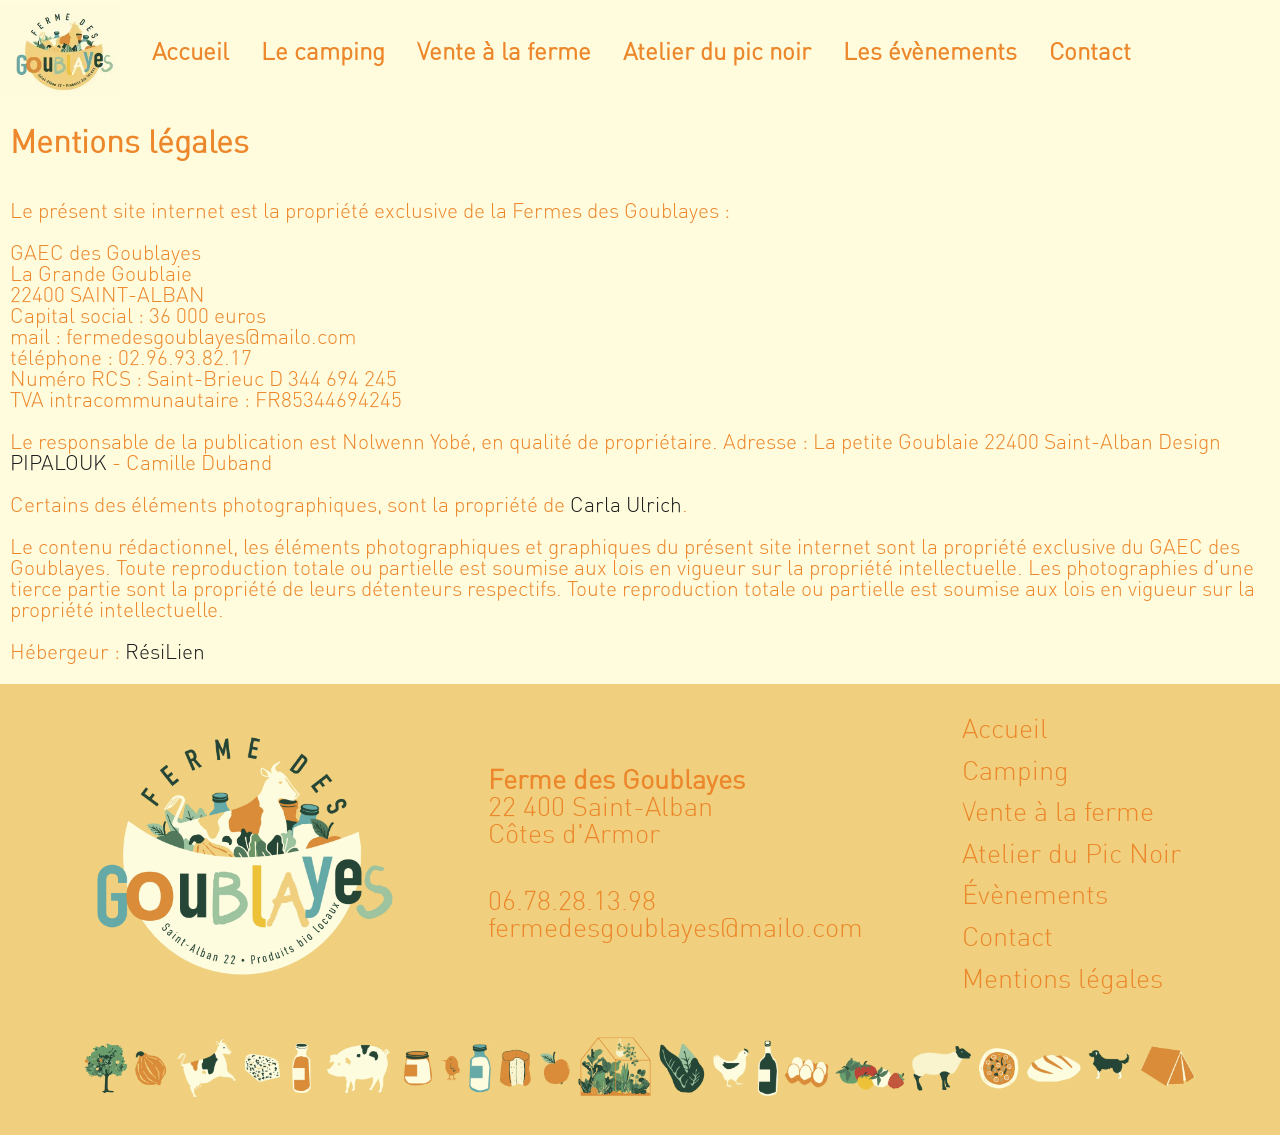
<file: mentions-legales.html>
<!doctype html>
<html lang="fr">
  <head>
    <meta charset="UTF-8" />
    <meta name="viewport" content="width=device-width, initial-scale=1" />
    <meta
      name="description"
      content="Mentions légales du site de la Ferme des Goublayes — GAEC des Goublayes, La Grande Goublaie, 22400 Saint-Alban."
    />
    <title>Mentions Légales | Ferme des Goublayes</title>
    <link rel="icon" type="image/x-icon" href="favicon.ico">
    <link
      rel="canonical"
      href="https://fermedesgoublayes.fr/mentions-legales.html"
    />
    <link rel="stylesheet" href="css/style.css" />
    <script src="js/toggleMobileMenu.js" defer></script>
    <script src="js/loadMenu.js" defer></script>
    <script src="js/loadFooter.js" defer></script>
    <script src="js/displaySpinner.js" defer></script>
  </head>
  
  <body>
    <!-- Menu placeholder -->
    <div id="menu-container"></div>
    <div class="page-container">
      <div id="page-loader"><div class="spinner"></div></div>
      <div class="legal-mentions">
        <h1>Mentions légales</h1>
        <p>
          <br />
          Le présent site internet est la propriété exclusive de la Fermes des
          Goublayes :<br /><br />
          GAEC des Goublayes <br />La Grande Goublaie<br />22400 SAINT-ALBAN
          <br />Capital social : 36 000 euros <br />
          mail : fermedesgoublayes@mailo.com<br />téléphone : 02.96.93.82.17<br />Numéro
          RCS : Saint-Brieuc D 344 694 245 <br />TVA intracommunautaire :
          FR85344694245 <br /><br />Le responsable de la publication est Nolwenn
          Yobé, en qualité de propriétaire. Adresse : La petite Goublaie 22400
          Saint-Alban Design
          <a
            href="https://www.instagram.com/pipalouk_camilleduband/"
            target="_blank"
            >PIPALOUK</a
          >
          - Camille Duband<br /><br />
          Certains des éléments photographiques, sont la propriété de
          <a href="https://carlaulrich.eu/" target="_blank">Carla Ulrich</a
          >.<br />
          <br />Le contenu rédactionnel, les éléments photographiques et
          graphiques du présent site internet sont la propriété exclusive du
          GAEC des Goublayes. Toute reproduction totale ou partielle est soumise
          aux lois en vigueur sur la propriété intellectuelle. Les photographies
          d'une tierce partie sont la propriété de leurs détenteurs respectifs.
          Toute reproduction totale ou partielle est soumise aux lois en vigueur
          sur la propriété intellectuelle.<br /><br />Hébergeur :
          <a href="https://resilien.fr" target="_blank">RésiLien</a>
        </p>
      </div>
    </div>
    <div id="footer-container"></div>
  </body>
</html>
</file>
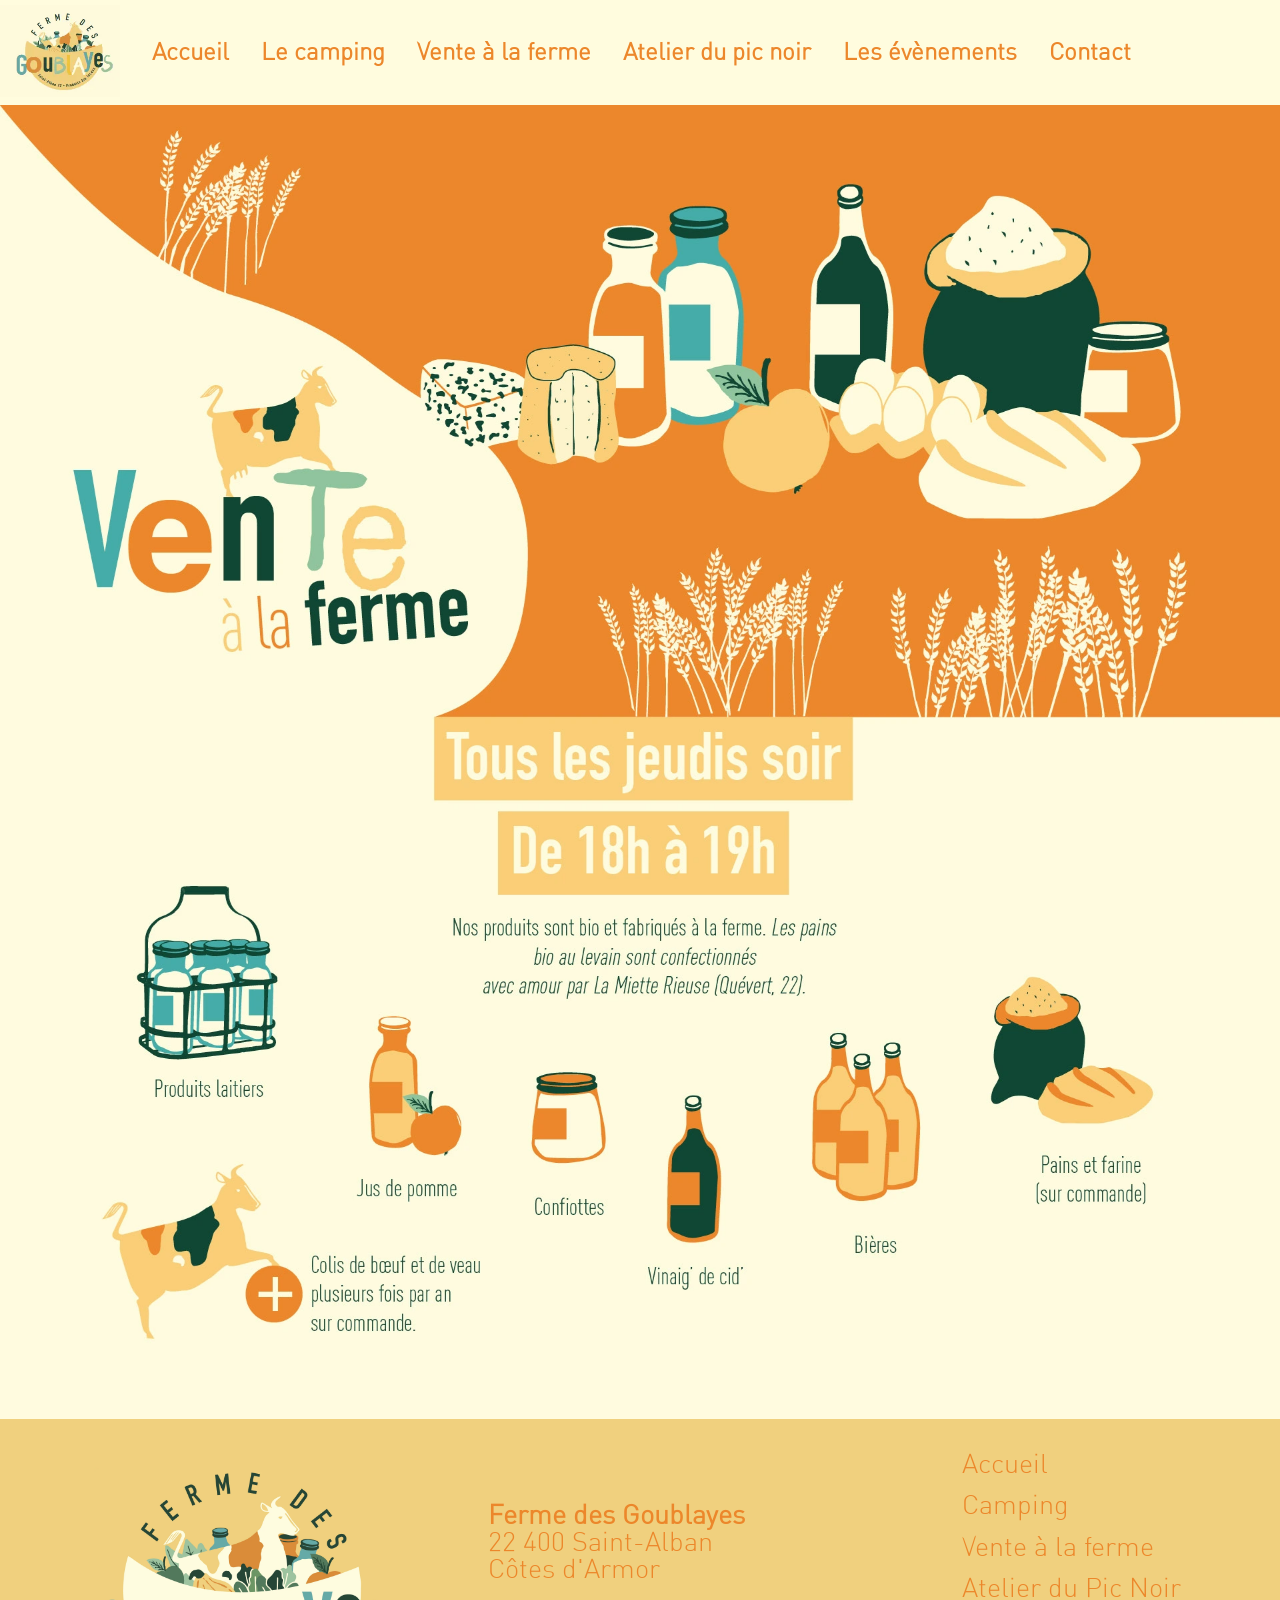
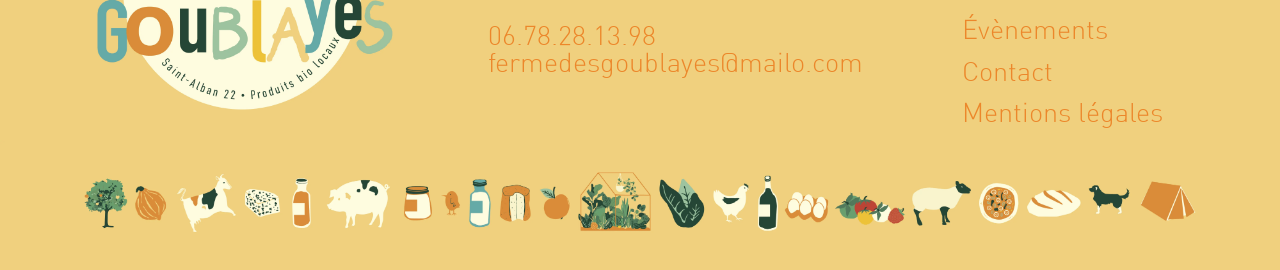
<file: vente-a-la-ferme.html>
<!DOCTYPE html>
<html lang="fr">

<head>
    <meta charset="UTF-8">
    <meta name="viewport" content="width=device-width, initial-scale=1">
    <meta name="description" content="Produits fermiers en vente directe à la Ferme des Goublayes. Saveurs locales et authentiques à Saint-Alban, Côtes d'Armor.">
    <title>Vente à la Ferme | Ferme des Goublayes</title>
    <link rel="icon" type="image/x-icon" href="favicon.ico">
    <link rel="canonical" href="https://fermedesgoublayes.fr/vente-a-la-ferme.html">
    <link rel="stylesheet" href="css/style.css">
    <script src="js/toggleMobileMenu.js" defer></script>
    <script src="js/loadMenu.js" defer></script>
    <script src="js/loadFooter.js" defer></script>
    <script src="js/displaySpinner.js" defer></script>
</head>
<body>
    <!-- Menu placeholder -->
    <div id="menu-container"></div>
    
    <div class="page-container">
        <div id="page-loader"><div class="spinner"></div></div>
        <div class="page-wrapper">
            <div class="mobile-image-container shop-mobile-image">
                <img src="images/pages/mobile/Vente.webp" class="mobile-image" alt="Vente à la ferme" fetchpriority="high">
            </div>
            <div class="desktop-image-container">
                <img src="images/pages/desktop/Vente.webp" class="desktop-image" alt="Vente à la ferme" fetchpriority="high">
            </div>
        </div>
        <!-- Footer placeholder -->
        <div id="footer-container"></div>
    </div>
</body>

</html>
</file>
<file: css/style.css>
/*
    VARIABLES
*/
:root {
  --color-orange: #ec872b;
  --color-cream: #fffcde;
  --color-gold: #f0d07e;
  --color-dark: #1f1f1f;

  /* Image overlap offsets — % of container width; update if source images change */
  --events-image-overlap: -4.1%;
  --contact-image-overlap: -2.9%;
  --max-content-width: 1400px;
}

/*
    GLOBAL ELEMENTS
*/
@font-face {
  font-family: "dinlight";
  src: url("fonts/din-light-webfont.woff") format("woff2");
  font-style: normal;
  font-display: swap;
}

html {
  display: flex;
  flex-direction: column;
  align-items: center;
  scroll-behavior: smooth;
}

body {
  display: grid;
  grid-template-rows: auto 1fr auto;
  width: 100%;
  min-height: 100vh;
  padding: 0;
  margin: 0;
  font-family: "dinlight";
  overflow-x: hidden;
}

a {
  color: var(--color-dark);
  text-decoration: none;
  outline: none !important;
}

/*
    PAGES
*/

.page-container {
  position: relative;
  display: flex;
  flex-direction: column;
  width: 100%;
  height: 100%;
  background: linear-gradient(to bottom, var(--color-cream), var(--color-gold));
}

.page-wrapper {
  display: flex;
  flex-direction: column;
  margin-inline: auto;
  max-width: var(--max-content-width);
  width: 100%;
  height: 100%;
}

.desktop-image-container {
  position: relative;
}

.mobile-image-container {
  display: none;
  position: relative;
  width: 100%;
}

/*
    Images fill their container exactly, and display: block removes
    the inline baseline gap that previously caused gaps between images.
    This also makes position: absolute button overlays reliable at any screen size.
*/
.desktop-image,
.mobile-image {
  width: 100%;
  height: auto;
  display: block;
}

/* Page loader */
#page-loader {
  position: fixed;
  inset: 0;
  display: flex;
  justify-content: center;
  align-items: center;
  height: 100vh;
  background: var(--color-cream);
  z-index: 5;
  opacity: 1;
  transition: opacity 0.4s ease;
}

#page-loader.hidden {
  opacity: 0;
  pointer-events: none;
}

.spinner {
  width: 48px;
  height: 48px;
  border: 8px solid color-mix(in srgb, var(--color-orange) 25%, transparent);
  border-top-color: var(--color-orange);
  border-radius: 50%;
  animation: spin 0.8s linear infinite;
}

@keyframes spin {
  to {
    transform: rotate(360deg);
  }
}

.button-link {
  position: absolute;
}

.button-link:hover {
  background-color: black;
  opacity: 0.1;
}

/* Index page */
.index-camping-button-1 {
  position: absolute;
  top: 10.55%;
  left: 16.88%;
  width: 12.55%;
  height: 1.1%;
}

.index-shop-button-1 {
  position: absolute;
  top: 11.75%;
  left: 17.75%;
  width: 10.75%;
  height: 1.1%;
}

.index-events-button-1 {
  position: absolute;
  top: 12.97%;
  left: 16.24%;
  width: 13.8%;
  height: 1.1%;
}

.index-camping-button-2 {
  position: absolute;
  top: 28%;
  left: 82.5%;
  width: 13.5%;
  height: 2%;
}

.index-camping-button-3 {
  position: absolute;
  top: 30.4%;
  left: 82.5%;
  width: 13.5%;
  height: 2%;
}

.index-shop-button-2 {
  position: absolute;
  top: 50.3%;
  left: 68.6%;
  width: 14%;
  height: 2.1%;
}

.index-events-button-2 {
  position: absolute;
  top: 83.18%;
  left: 13.5%;
  width: 13.8%;
  height: 2%;
}

/* Camping page */
.camping-button-1 {
  top: 20.05%;
  left: 41.6%;
  width: 16.8%;
  height: 1.65%;
}

.camping-button-2 {
  top: 25.68%;
  left: 40.35%;
  width: 7.4%;
  height: 0.75%;
}

.camping-phone-roulemapoule {
  top: 92.65%;
  left: 65.5%;
  width: 8.2%;
  height: 0.6%;
}

.camping-phone-capevasion {
  top: 95.13%;
  left: 65.5%;
  width: 8.2%;
  height: 0.6%;
}

.camping-web-erquy {
  top: 96.8%;
  left: 66.9%;
  width: 10.9%;
  height: 0.6%;
}

.camping-phone-erquy {
  top: 96.8%;
  left: 78.5%;
  width: 8.2%;
  height: 0.6%;
}

.camping-web-pleneuf {
  top: 97.4%;
  left: 67.9%;
  width: 14.6%;
  height: 0.6%;
}

.camping-phone-pleneuf {
  top: 97.4%;
  left: 83.1%;
  width: 8.2%;
  height: 0.6%;
}

/* Workshop page */
.workshop-instagram-button {
  position: absolute;
  top: 81%;
  left: 55.7%;
  width: 13.3%;
  height: 7.6%;
}

.workshop-store-button {
  position: absolute;
  top: 81%;
  left: 73.1%;
  width: 12.1%;
  height: 7.6%;
}

/* Events */
.events-facebook-button {
  border-radius: 50%;
  top: 91.7%;
  left: 19.8%;
  width: 4.2%;
  height: 1.71%;
}

.events-instagram-button {
  border-radius: 50%;
  top: 94%;
  left: 19.8%;
  width: 4.5%;
  height: 1.8%;
}

.events-phone {
  top: 91.54%;
  left: 53.7%;
  width: 10.3%;
  height: 0.85%;
}

.events-mail {
  top: 92.69%;
  left: 53.7%;
  width: 20.1%;
  height: 1%;
}

/* Contact */
.contact-mail {
  top: 68.4%;
  left: 10.3%;
  width: 22.85%;
  height: 7.75%;
}

.contact-phone {
  top: 76.95%;
  left: 10.3%;
  width: 11.3%;
  height: 7.8%;
}

/* Legal mentions */
.legal-mentions {
  height: 100%;
  font-size: 1.3rem;
  padding: 0 10px;
  background-color: var(--color-cream);
  color: var(--color-orange);
}

.legal-mentions h1 {
  font-size: 2rem;
  font-weight: bolder;
}

/*
    INCLUDES
*/

/* Menu */
#menu-container {
  display: flex;
  justify-content: center;
  width: 100%;
  position: sticky;
  top: 0;
  background-color: var(--color-cream);
  z-index: 10;
}

.menu-wrapper {
  display: flex;
  align-items: center;
  justify-content: flex-end;
  max-width: var(--max-content-width);
  width: 100%;
  padding: 5px 0;
}

.menu-logo-image {
  width: 120px;
}

.mobile-navbar-toggle {
  display: none;
  user-select: none;
}

#mobile-navbar.open {
  display: flex;
}

#mobile-navbar {
  display: none;
  flex-direction: column;
  align-items: center;
  gap: 12px;
  position: absolute;
  top: 100%;
  width: 100%;
  background-color: var(--color-cream);
  padding-bottom: 15px;
  z-index: 99;
}

.desktop-navbar {
  width: 100%;
  display: flex;
  align-items: center;
  padding: 1rem;
}

.nav-item {
  width: fit-content;
  padding: 0 1rem;
  text-align: center;
}

.nav-link {
  font-size: clamp(1.2rem, 2vw, 1.5rem);
  font-weight: 600;
  color: var(--color-orange);
}

.nav-link:hover,
.footer-link:hover {
  text-decoration: underline;
}

/* Footer */

#footer-container {
  display: flex;
  justify-content: center;
  width: 100%;
  background-color: var(--color-gold);
}

.footer-wrapper {
  display: flex;
  flex-direction: column;
  max-width: var(--max-content-width);
  width: 100%;
}

.footer-top-container {
  display: flex;
  align-items: center;
  justify-content: space-evenly;
  padding-top: 20px;
  color: var(--color-orange);
  font-size: clamp(1.5rem, 3vw, 1.7rem);
  font-weight: 500;
}

.footer-logo-container {
  height: 250px;
  max-width: 300px;
}

.footer-logo {
  width: 100%;
  height: 100%;
  object-fit: contain;
}

.footer-information-container {
  display: flex;
  flex-direction: column;
  justify-content: center;
  height: 100%;
}

.address-container {
  margin-bottom: 40px;
}

.farm-name {
  font-weight: bolder !important;
}

.contact-container {
  display: flex;
  flex-direction: column;
}

.contact-container a {
  color: var(--color-orange);
}

.contact-container a:hover {
  text-decoration: underline;
}

.footer-links-container {
  display: flex;
  flex-direction: column;
  line-height: 2.6rem;
  padding: 5px;
}

.footer-link {
  width: -webkit-fit-content;
  width: fit-content;
  color: var(--color-orange);
}

.footer-banner-container {
  width: 100%;
}

.footer-banner {
  width: inherit;
}

@media only screen and (max-width: 768px) {
  #menu-wrapper {
    flex-direction: column;
    align-items: flex-end;
  }

  .menu-logo-container,
  .desktop-navbar {
    display: none;
  }

  .mobile-navbar-toggle {
    display: flex;
    align-items: center;
    justify-content: center;
    padding: 0 10px;
    margin-right: 10px;
    font-size: 35px;
    color: var(--color-orange);
    background: none;
    border: none;
    cursor: pointer;
  }

  .nav-link {
    font-size: 1.6rem;
    padding: 12px 0;
  }

  .desktop-image-container {
    display: none;
  }

  .mobile-image-container {
    display: block;
  }

  /* Index page */
  .index-camping-button-1 {
    position: absolute;
    top: 8.45%;
    left: 37.5%;
    width: 26.2%;
    height: 1.1%;
  }

  .index-shop-button-1 {
    position: absolute;
    top: 9.62%;
    left: 39.3%;
    width: 22.5%;
    height: 1.1%;
  }

  .index-events-button-1 {
    position: absolute;
    top: 10.8%;
    left: 36.2%;
    width: 28.7%;
    height: 1.1%;
  }

  .index-camping-button-2 {
    position: absolute;
    top: 48.8%;
    left: 72.6%;
    width: 21.95%;
    height: 1.5%;
  }

  .index-camping-button-3 {
    position: absolute;
    top: 50.65%;
    left: 72.6%;
    width: 21.95%;
    height: 1.5%;
  }

  .index-shop-button-2 {
    position: absolute;
    top: 64.92%;
    left: 8.6%;
    width: 21.2%;
    height: 1.45%;
  }

  .index-events-button-2 {
    position: absolute;
    top: 93.4%;
    left: 73.7%;
    width: 18.9%;
    height: 1.3%;
  }

  /* Camping page */
  .camping-button-1 {
    position: absolute;
    top: 25.2%;
    left: 38.05%;
    width: 23.92%;
    height: 1.25%;
  }

  .camping-button-2 {
    position: absolute;
    top: 34.07%;
    left: 43.6%;
    width: 12.82%;
    height: 0.65%;
  }

  .camping-phone-roulemapoule {
    top: 92.53%;
    left: 53.3%;
    width: 13.6%;
    height: 0.55%;
  }

  .camping-phone-capevasion {
    top: 94.52%;
    left: 53.2%;
    width: 13.6%;
    height: 0.55%;
  }

  .camping-web-erquy {
    top: 96.55%;
    left: 49%;
    width: 19.4%;
    height: 0.6%;
  }

  .camping-phone-erquy {
    top: 96.55%;
    left: 69.7%;
    width: 15%;
    height: 0.6%;
  }

  .camping-web-pleneuf {
    top: 97.55%;
    left: 49%;
    width: 25.7%;
    height: 0.6%;
  }

  .camping-phone-pleneuf {
    top: 97.55%;
    left: 75.8%;
    width: 14.9%;
    height: 0.6%;
  }

  /* Workshop */
  .workshop-instagram-button {
    top: 74.8%;
    left: 18.8%;
    width: 24.3%;
    height: 5.4%;
  }

  .workshop-store-button {
    top: 82.2%;
    left: 18.8%;
    width: 22.1%;
    height: 5.45%;
  }

  /* Events */
  .events-facebook-button {
    border-radius: 50%;
    top: 92.52%;
    left: 8.5%;
    width: 5.62%;
    height: 1.45%;
  }

  .events-instagram-button {
    border-radius: 50%;
    top: 94.35%;
    left: 8.55%;
    width: 5.55%;
    height: 1.5%;
  }

  .events-phone {
    top: 92.4%;
    left: 56.9%;
    width: 15%;
    height: 0.85%;
  }

  .events-mail {
    top: 93.4%;
    left: 57%;
    width: 28.8%;
    height: 1%;
  }

  /* Contact */
  .contact-mail {
    top: 31.5%;
    left: 29.9%;
    width: 40.8%;
    height: 3.5%;
  }

  .contact-phone {
    top: 40.1%;
    left: 40.3%;
    width: 20.1%;
    height: 3.5%;
  }

  /* Footer */
  .footer-container {
    flex-direction: row;
    justify-content: space-between;
  }

  .footer-top-container {
    flex-direction: column-reverse;
    justify-content: center;
    text-align: center;
  }

  .footer-logo-container {
    display: none;
  }

  .footer-links-container {
    line-height: 2rem;
    margin-bottom: 40px;
    align-items: center;
  }
}
</file>
